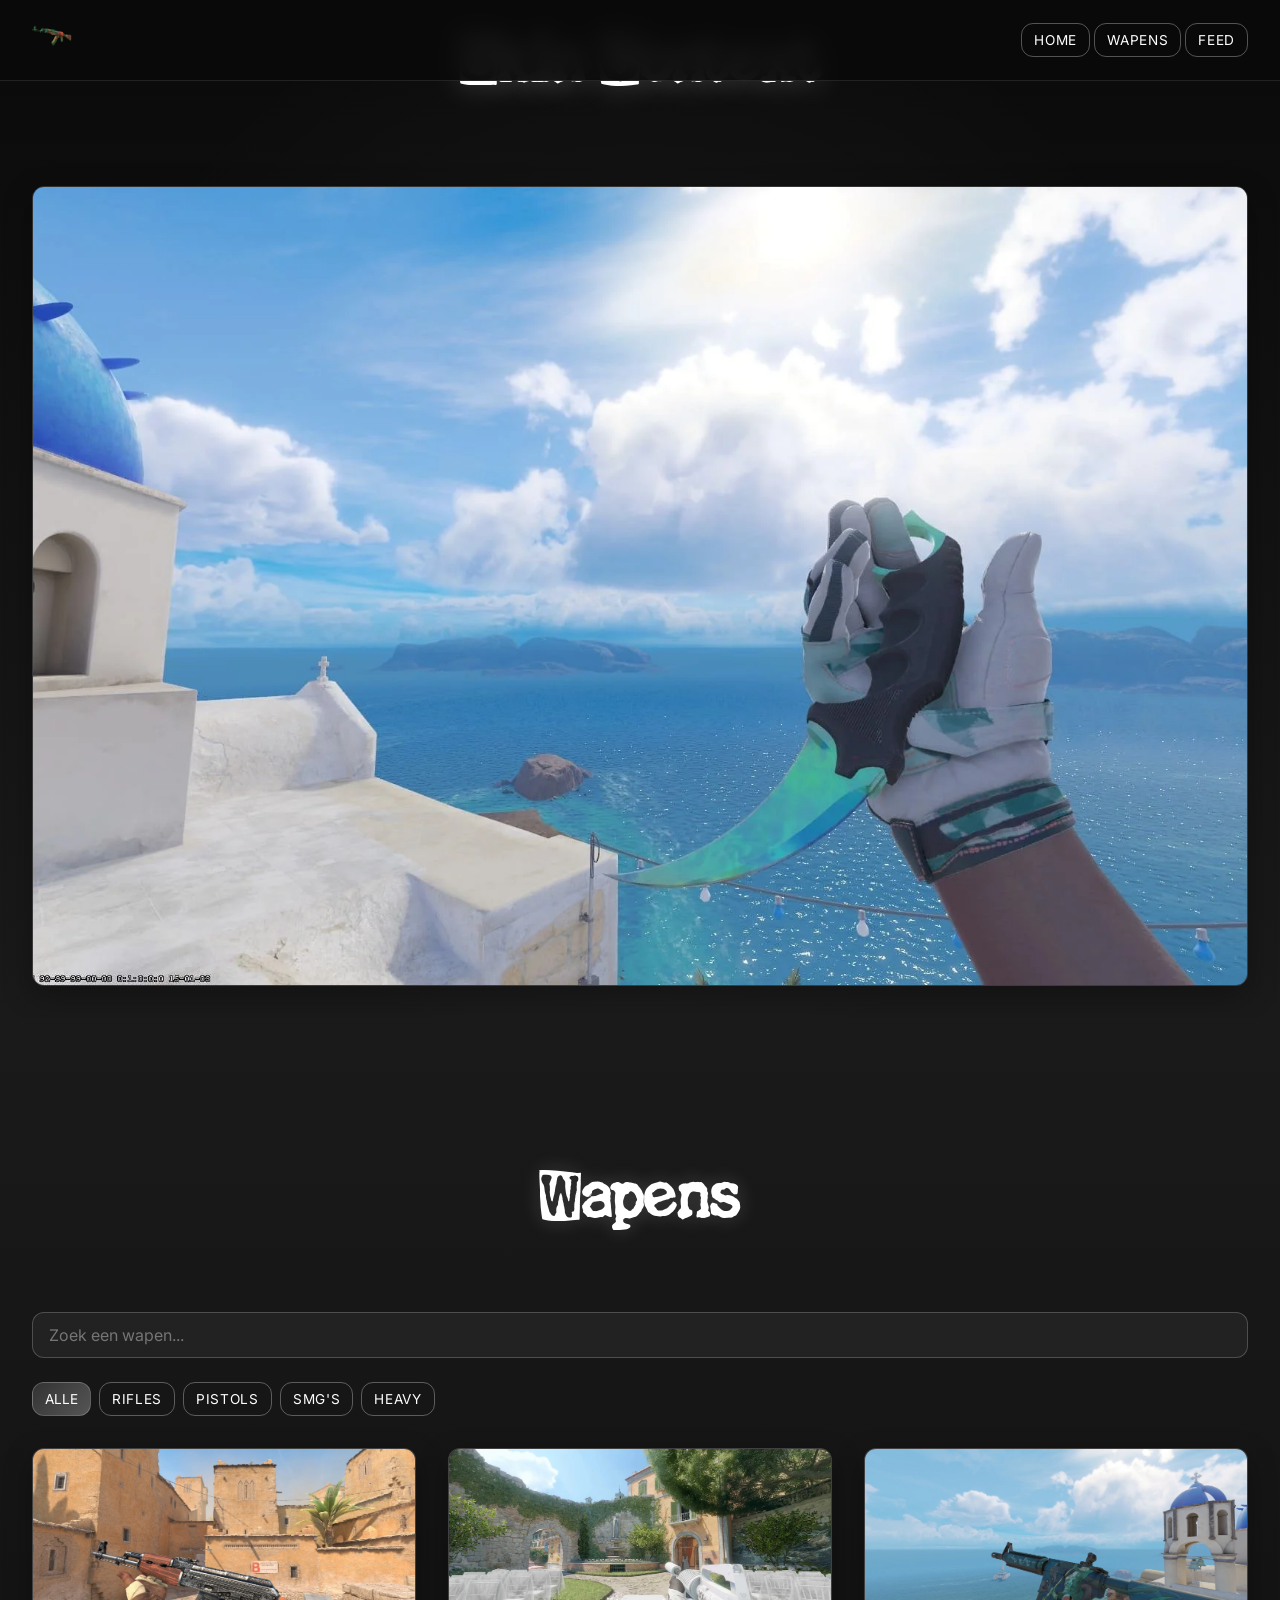
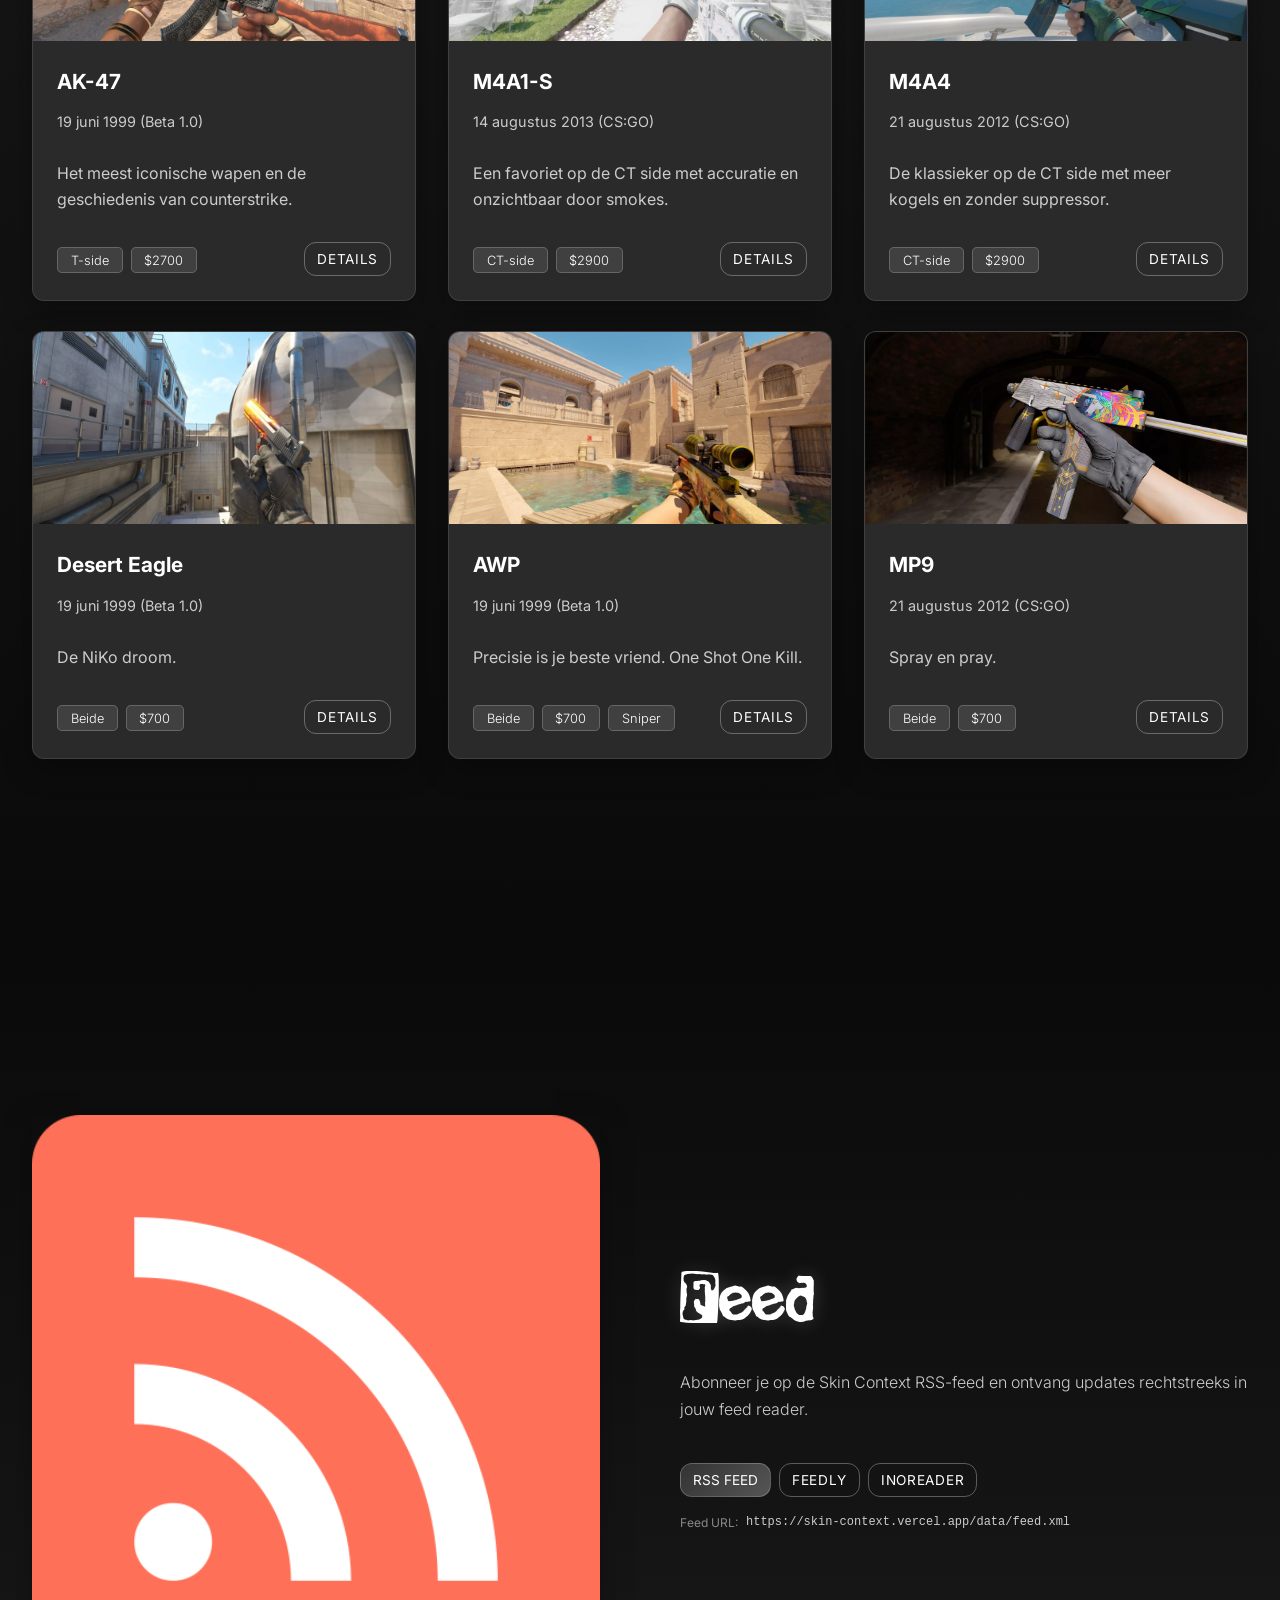
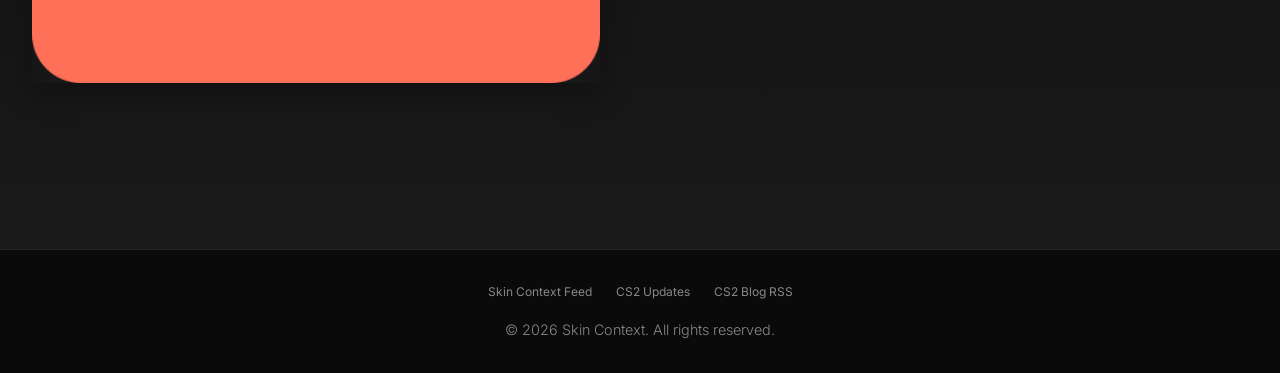
<file: index.html>
<!DOCTYPE html>
<html lang="en">
<head>
    <meta charset="UTF-8">
    <meta name="viewport" content="width=device-width, initial-scale=1.0">
    <title>Skin Context</title>
    <meta name="description" content="Ontdek de echte historiek van CS2-wapens via Wikidata, bekijk 3D-modellen en volg prijzen.">
    <link rel="icon" href="img/logo.png" type="image/png">
    <link rel="manifest" href="/manifest.json">
    <meta name="theme-color" content="#0a0a0a">
    <link rel="stylesheet" href="css/style.css">
    <link href="https://fonts.googleapis.com/css2?family=Inter:wght@300;400;500&display=swap" rel="stylesheet">
    <link rel="alternate" type="application/rss+xml" title="Skin Context RSS Feed" href="https://skin-context.vercel.app/data/feed.xml">
    <script src="https://cdnjs.cloudflare.com/ajax/libs/gsap/3.12.5/gsap.min.js"></script>
    <script src="script/sw-register.js"></script>
    <script type="module" src="script/ui.js"></script>
    <script type="module" src="script/script.js"></script>
</head>
<body>
    <a href="#main-content" class="skip-link">Skip to main content</a>
    
    <header>
        <nav class="navbar" aria-label="Hoofdnavigatie">
            <div class="nav-container">
                <div class="nav-logo">
                    <img src="img/logo.png" alt="Skin Context logo" class="logo-img" draggable="false">
                </div>
                <div class="nav-items">
                    <a href="#hero"><action-knop variant="outline">Home</action-knop></a>
                    <a href="#wapens-section"><action-knop variant="outline">Wapens</action-knop></a>
                    <a href="#feed"><action-knop variant="outline">Feed</action-knop></a>
                </div>
            </div>
        </nav>
    </header>
    <main id="main-content" class="main">
        <section id="hero" class="hero">
            <div class="hero-content">
                <h1 class="hero-title">Skin Context</h1>
            </div>
            <a href="#wapens-section" class="hero-arrow" aria-label="Ga naar wapens">
                <img src="img/arrow.png" alt="Pijl naar beneden" class="arrow-img" draggable="false">
            </a>
            <div class="slideshow-container" aria-label="Image gallery">
                <div class="slideshow-wrapper" role="region" aria-label="Image slideshow" aria-live="polite">
                    <div class="slide active">
                        <img src="img/slideshow_3.jpg" alt="Artwork showcasing purity in chaos - abstract composition with flowing forms" draggable="false">
                    </div>
                    <div class="slide">
                        <img src="img/slideshow_2.jpg" alt="Contemporary art piece exploring the balance between order and disorder" draggable="false">
                    </div>
                    <div class="slide">
                        <img src="img/slideshow_1.jpg" alt="Modern artistic expression of purity emerging from chaotic elements" draggable="false">
                    </div>
                    <div class="slide">
                        <img src="img/slideshow_4.jpg" alt="Abstract artwork representing the harmony found within complexity" draggable="false">
                    </div>
                </div>
            </div>
        </section>
        <section id="wapens-section" class="wapens-section">
            <div class="wapens-container">
                <div class="wapens-header">
                    <h2 class="wapens-title">Wapens</h2>
                </div>
                <div class="wapens-search">
                    <label for="zoek-wapens" class="sr-only">Zoek wapen</label>
                    <input type="search" id="zoek-wapens" placeholder="Zoek een wapen..." autocomplete="off">
                </div>
                <div class="wapen-filter" id="wapen-filter">
                    <action-knop class="filter-btn actief" data-filter="alle" variant="filled">Alle</action-knop>
                    <action-knop class="filter-btn" data-filter="rifles" variant="outline">Rifles</action-knop>
                    <action-knop class="filter-btn" data-filter="pistols" variant="outline">Pistols</action-knop>
                    <action-knop class="filter-btn" data-filter="smgs" variant="outline">SMG's</action-knop>
                    <action-knop class="filter-btn" data-filter="heavy" variant="outline">Heavy</action-knop>
                </div>

                <div class="wapen-grid" id="wapen-grid">
                    <ui-kaart
                        titel="AK-47"
                        beschrijving="Het meest iconische wapen en de geschiedenis van counterstrike."
                        afbeelding="img/wapens/ak-47.jpg"
                        categorie="rifles"
                        datum="19 juni 1999 (Beta 1.0)"
                        tags="T-side,$2700"
                        detail-url="detail.html#ak47"
                        knop-tekst="Details">
                    </ui-kaart>

                    <ui-kaart
                        titel="M4A1-S"
                        beschrijving="Een favoriet op de CT side met accuratie en onzichtbaar door smokes."
                        afbeelding="img/wapens/m4a1-s.jpg"
                        categorie="rifles"
                        datum="14 augustus 2013 (CS:GO)"
                        tags="CT-side,$2900"
                        detail-url="detail.html#m4a1s"
                        knop-tekst="Details">
                    </ui-kaart>

                    <ui-kaart
                        titel="M4A4"
                        beschrijving="De klassieker op de CT side met meer kogels en zonder suppressor."
                        afbeelding="img/wapens/m4a4.jpg"
                        categorie="rifles"
                        datum="21 augustus 2012 (CS:GO)"
                        tags="CT-side,$2900"
                        detail-url="detail.html#m4a4"
                        knop-tekst="Details">
                    </ui-kaart>

                    <ui-kaart
                        titel="Desert Eagle"
                        beschrijving="De NiKo droom."
                        afbeelding="img/wapens/deagle.jpg"
                        categorie="pistols"
                        datum="19 juni 1999 (Beta 1.0)"
                        tags="Beide,$700"
                        detail-url="detail.html#deagle"
                        knop-tekst="Details">
                    </ui-kaart>

                    <ui-kaart
                        titel="AWP"
                        beschrijving="Precisie is je beste vriend. One Shot One Kill."
                        afbeelding="img/wapens/awp.jpg"
                        categorie="rifles"
                        datum="19 juni 1999 (Beta 1.0)"
                        tags="Beide,$700,Sniper"
                        detail-url="detail.html#awp"
                        knop-tekst="Details">
                    </ui-kaart>

                    <ui-kaart
                        titel="MP9"
                        beschrijving="Spray en pray."
                        afbeelding="img/wapens/mp9.jpg"
                        categorie="smgs"
                        datum="21 augustus 2012 (CS:GO)"
                        tags="Beide,$700"
                        detail-url="detail.html#mp9"
                        knop-tekst="Details">
                    </ui-kaart>
                </div>

                <p class="geen-resultaten" id="geen-resultaten-wapens" hidden>Geen wapens gevonden.</p>
            </div>
        </section>
    </main>

    <section id="feed" class="feed-section">
        <div class="feed-container">
            <div class="feed-content">
                <div class="feed-image">
                    <img src="img/feed.png" alt="Skin Context feed illustratie" class="feed-photo" draggable="false">
                </div>
                <div class="feed-text">
                    <h2 class="feed-title">Feed</h2>
                    <div class="feed-description">
                        <p>Abonneer je op de Skin Context RSS-feed en ontvang updates rechtstreeks in jouw feed reader.</p>
                    </div>
                    <div class="rss-knoppen">
                        <a href="/data/feed.xml" type="application/rss+xml" aria-label="Abonneer via RSS"><action-knop>RSS Feed</action-knop></a>
                        <a href="https://feedly.com/i/subscription/feed/https%3A%2F%2Fskin-context.vercel.app%2Fdata%2Ffeed.xml" target="_blank" rel="noopener"><action-knop variant="outline">Feedly</action-knop></a>
                        <a href="https://www.inoreader.com/?add_feed=https%3A%2F%2Fskin-context.vercel.app%2Fdata%2Ffeed.xml" target="_blank" rel="noopener"><action-knop variant="outline">Inoreader</action-knop></a>
                    </div>
                    <p class="rss-url">
                        <span>Feed URL:</span>
                        <code>https://skin-context.vercel.app/data/feed.xml</code>
                    </p>
                </div>
            </div>
        </div>
    </section>

    <a href="https://skin-context.vercel.app/detail.html#ak47" hidden>test webmention ak47</a>
    <footer>
        <div class="footer-content h-card">
            <a class="u-url p-name" href="https://skin-context.vercel.app" hidden>Skin Context</a>
            <nav class="footer-feeds" aria-label="Gerelateerde feeds">
                <a href="/data/feed.xml" type="application/rss+xml" class="footer-feed-link">Skin Context Feed</a>
                <a href="https://www.counter-strike.net/news/updates" target="_blank" rel="noopener" class="footer-feed-link">CS2 Updates</a>
                <a href="https://blog.counter-strike.net/index.php/feed/" target="_blank" rel="noopener" class="footer-feed-link">CS2 Blog RSS</a>
            </nav>
            <p>&copy; 2026 Skin Context. All rights reserved.</p>
        </div>
    </footer>
</body>
</html>
</file>
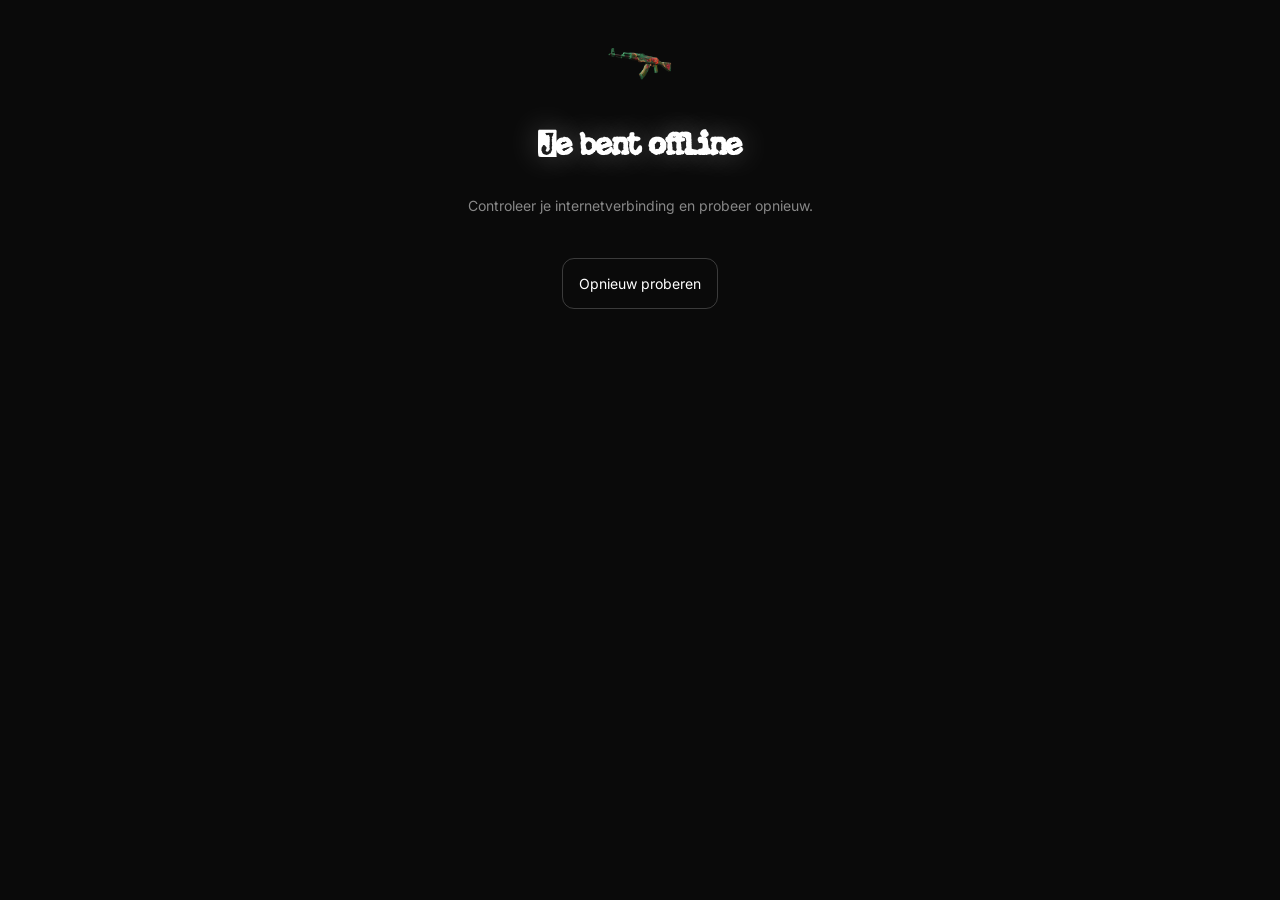
<file: offline.html>
<!DOCTYPE html>
<html lang="nl">
<head>
    <meta charset="UTF-8">
    <meta name="viewport" content="width=device-width, initial-scale=1.0">
    <title>Offline — Skin Context</title>
    <link rel="icon" href="img/logo.png" type="image/png">
    <link rel="stylesheet" href="css/style.css">
    <link href="https://fonts.googleapis.com/css2?family=Inter:wght@300;400;500&display=swap" rel="stylesheet">
</head>
<body>
    <div class="offline-pagina">
        <img src="img/logo.png" alt="Skin Context logo">
        <h1 class="offline-titel">Je bent offline</h1>
        <p class="offline-tekst">Controleer je internetverbinding en probeer opnieuw.</p>
        <button class="offline-knop" onclick="window.location.reload()">Opnieuw proberen</button>
    </div>
</body>
</html>
</file>
<file: css/style.css>
@font-face {
    font-family: 'Paper';
    src: url('../fonts/WhiteSquareRedYesBlackEightPingpong-Pingpong.ttf') format('truetype');
}

@font-face {
    font-family: 'Machine';
    src: url('../fonts/La Machine Company.ttf') format('truetype');
}

:root {
    --kleur-bg: #0a0a0a;
    --kleur-bg-alt: #1a1a1a;
    --kleur-overlay: rgba(0, 0, 0, 0.85);
    --kleur-text: #ffffff;
    --kleur-text-alt: #cccccc;
    --kleur-text-muted: #888888;
    --kleur-accent-1: rgba(255, 255, 255, 0.1);
    --kleur-accent-2: rgba(255, 255, 255, 0.2);
    --kleur-accent-3: rgba(0, 0, 0, 0.5);
    --kleur-border: rgba(255, 255, 255, 0.2);
    --kleur-fb: #1877f2;
    --kleur-ig: #e4405f;
    
    --sp-xs: 0.25rem;
    --sp-sm: 0.5rem;
    --sp-md: 1rem;
    --sp-lg: 1.5rem;
    --sp-xl: 2rem;
    --sp-2xl: 3rem;
    --sp-3xl: 4rem;
    --sp-4xl: 5rem;
    --sp-5xl: 8rem;
    
    --radius-sm: 0.25rem;
    --radius-md: 0.75rem;
    --radius-lg: 1rem;
    --border: 1px;
    --border-lg: 2px;
    
    --text-xs: 0.75rem;
    --text-sm: 0.875rem;
    --text-base: 1rem;
    --text-lg: 1.125rem;
    --text-xl: 1.25rem;
    --text-2xl: 1.5rem;
    --text-3xl: 2rem;
    --text-4xl: 2.5rem;
    --text-5xl: 4rem;
    
    --shadow-sm: 0 0.625rem 1.875rem rgba(0, 0, 0, 0.3);
    --shadow-md: 0 1.25rem 2.5rem rgba(0, 0, 0, 0.3);
    --shadow-lg: 0 1.5625rem 3.125rem rgba(0, 0, 0, 0.5);
    --shadow-xl: 0 2.5rem 5rem rgba(0, 0, 0, 0.4);
    
    --trans-snel: 0.3s ease;
    --trans-norm: 0.4s cubic-bezier(0.4, 0, 0.2, 1);
    --trans-lang: 0.6s ease;
    --trans-xlang: 0.8s cubic-bezier(0.4, 0, 0.2, 1);
    --trans-fade: 2s ease-in-out;
}

* {
    margin: 0;
    padding: 0;
    box-sizing: border-box;
}
html {
    scroll-behavior: smooth;
}

body {
    font-family: 'Inter', sans-serif;
    background-color: var(--kleur-bg);
    color: var(--kleur-text);
    font-size: var(--text-base);
    line-height: 1.6;
}

.main {
    background: linear-gradient(to bottom, var(--kleur-bg-alt), var(--kleur-bg));
}

.skip-link {
    position: absolute;
    top: -2.5rem;
    left: 0.375rem;
    background: #000000;
    color: var(--kleur-text);
    padding: var(--sp-sm);
    text-decoration: none;
    z-index: 10000;
    font-size: var(--text-sm);
    font-weight: 500;
    transition: top var(--trans-snel);
}

.skip-link:focus {
    top: 0.375rem;
}

header {
    position: fixed;
    top: 0;
    left: 0;
    width: 100%;
    z-index: 1000;
}

.navbar {
    background-color: rgba(10, 10, 10, 0.95);
    backdrop-filter: blur(10px);
    padding: var(--sp-md) 0;
    border-bottom: var(--border) solid rgba(255, 255, 255, 0.1);
}

.nav-container {
    width: 100%;
    padding: 0 var(--sp-xl);
    display: flex;
    justify-content: space-between;
    align-items: center;
}

.nav-logo .logo-img {
    height: 2.5rem;
    width: auto;
}

.nav-items {
    display: flex;
    align-items: center;
    gap: var(--sp-xs);
}

.hero {
    min-height: 100vh;
    display: flex;
    flex-direction: column;
    align-items: center;
    justify-content: center;
    text-align: center;
    background: linear-gradient(to bottom, var(--kleur-bg), var(--kleur-bg-alt));
    position: relative;
    overflow: hidden;
    transition: all 0.8s ease;
    padding: var(--sp-xl);
}

.hero::before {
    content: '';
    position: absolute;
    top: 0;
    left: 0;
    right: 0;
    bottom: 0;
    background: radial-gradient(circle at center, rgba(255, 255, 255, 0.05) 0%, transparent 70%);
    pointer-events: none;
}

.hero-content {
    z-index: 2;
    position: relative;
    margin-bottom: var(--sp-3xl);
}

.hero-arrow {
    position: absolute;
    bottom: 1.5rem;
    width: 2rem;
    height: 2rem;
    display: flex;
    justify-content: center;
    cursor: pointer;
}

.arrow-img {
    width: 1.25rem;
    height: 1.25rem;
    display: block;
    object-fit: contain;
    opacity: 0.6;
}

.hero-title {
    font-family: 'Machine', monospace;
    font-size: clamp(2rem, 5vw, 4rem);
    font-weight: normal;
    color: var(--kleur-text);
    text-shadow: 0 0 1.875rem rgba(255, 255, 255, 0.3);
    letter-spacing: -0.02em;
    line-height: 0.9;
    margin-bottom: var(--sp-xl);
}

.hero .slideshow-container {
    position: relative;
    width: 100%;
    max-width: 80rem;
    height: 50rem;
    margin: 0 auto;
    overflow: hidden;
    box-shadow: var(--shadow-sm);
    border: var(--border) solid rgba(255, 255, 255, 0.15);
    border-radius: var(--radius-md);
    transition: all var(--trans-snel);
    z-index: 2;
}

.hero .slideshow-container:hover {
    border-color: rgba(255, 255, 255, 0.25);
    box-shadow: 0 1.5rem 3rem rgba(0, 0, 0, 0.5);
}

.slideshow-wrapper {
    position: relative;
    width: 100%;
    height: 100%;
}

.slide {
    position: absolute;
    top: 0;
    left: 0;
    width: 100%;
    height: 100%;
    opacity: 0;
    cursor: pointer;
}

.slide img {
    width: 100%;
    height: 100%;
    object-fit: cover;
    display: block;
    transition: transform var(--trans-snel);
}

.slide:hover img {
    transform: none;
}

@media (max-width: 768px) {
    .nav-container {
        padding: 0 var(--sp-md);
        margin-bottom: var(--sp-md);
    }
    
    .hero {
        padding: var(--sp-md);
    }
    
    .hero-title {
        font-size: clamp(1.8rem, 8vw, 3.5rem);
        margin-bottom: var(--sp-lg);
    }
    
    .hero-content {
        margin-bottom: var(--sp-xl);
    }

    .hero .slideshow-container {
        max-width: 100%;
        height: 35rem;
    }
}

@media (max-width: 480px) {
    .nav-logo .logo-img {
        height: 2.1875rem;
    }
    
    .hero {
        padding: 0.5rem;
    }
    
    .hero-content {
        margin-bottom: var(--sp-lg);
    }
    
    .hero .slideshow-container {
        height: 25rem;
    }
}

.wapens-section {
    min-height: 100vh;
    background: linear-gradient(to bottom, var(--kleur-bg-alt), var(--kleur-bg));
    padding: var(--sp-5xl) var(--sp-xl) var(--sp-5xl) var(--sp-xl);
    display: flex;
    align-items: center;
    justify-content: center;
    scroll-snap-align: start;
    position: relative;
    transition: all 0.8s ease;
}

.wapens-container {
    max-width: 80rem;
    width: 100%;
    margin: 0 auto;
}

.sr-only {
    position: absolute;
    width: 1px;
    height: 1px;
    padding: 0;
    margin: -1px;
    overflow: hidden;
    clip: rect(0, 0, 0, 0);
    white-space: nowrap;
    border: 0;
}

.wapens-header {
    text-align: center;
    margin-bottom: var(--sp-3xl);
}

.wapens-title {
    font-family: 'Machine', monospace;
    font-size: clamp(2.5rem, 6vw, 4rem);
    font-weight: normal;
    color: var(--kleur-text);
    margin-bottom: var(--sp-md);
    text-shadow: 0 0 1.25rem rgba(255, 255, 255, 0.2);
}


.wapen-grid,
.skins-grid {
    display: grid;
    grid-template-columns: repeat(auto-fit, minmax(22rem, 1fr));
    gap: var(--sp-xl);
}

.wapen-grid { margin-bottom: var(--sp-3xl); }
.skins-grid { margin-bottom: var(--sp-xl); }

.wapens-search {
    margin-bottom: var(--sp-lg);
}

.wapens-search input {
    width: 100%;
    padding: 0.75rem var(--sp-md);
    background: rgba(255, 255, 255, 0.05);
    border: var(--border) solid rgba(255, 255, 255, 0.2);
    color: var(--kleur-text);
    font-family: 'Inter', sans-serif;
    font-size: 1rem;
    border-radius: var(--radius-md);
    outline: none;
}

.wapen-filter {
    display: flex;
    flex-wrap: wrap;
    gap: var(--sp-sm);
    margin-bottom: var(--sp-xl);
}

.geen-resultaten {
    color: var(--kleur-text-alt);
    font-size: 0.95rem;
}

@media (max-width: 1024px) {
    .wapens-section {
        padding: 7rem 2rem 7rem 2rem;
    }

    .wapen-grid, .skins-grid { gap: 1.5rem; grid-template-columns: repeat(auto-fit, minmax(18rem, 1fr)); }
}

@media (max-width: 768px) {
    .wapens-section {
        padding: 6rem 1rem 6rem 1rem;
    }

    .wapen-grid, .skins-grid { grid-template-columns: 1fr; }
}

.feed-section {
    min-height: 100vh;
    background: linear-gradient(to bottom, var(--kleur-bg), var(--kleur-bg-alt));
    padding: var(--sp-5xl) var(--sp-xl);
    display: flex;
    align-items: center;
    justify-content: center;
    scroll-snap-align: start;
    position: relative;
    transition: all 0.8s ease;
}

.feed-container {
    max-width: 80rem;
    width: 100%;
    margin: 0 auto;
}

.feed-content {
    display: grid;
    grid-template-columns: 1fr 1fr;
    gap: var(--sp-4xl);
    align-items: center;
}

.feed-image {
    position: relative;
    overflow: hidden;
    box-shadow: var(--shadow-sm);
    transition: all var(--trans-snel);
}

.feed-image:hover {
    box-shadow: 0 1.5625rem 3.125rem rgba(0, 0, 0, 0.4);
}

.feed-photo {
    width: 100%;
    height: auto;
    display: block;
    object-fit: cover;
}

.feed-text {
    padding: var(--sp-xl) 0;
}

.feed-title {
    font-family: 'Machine', monospace;
    font-size: clamp(2.5rem, 5vw, 4rem);
    font-weight: normal;
    color: var(--kleur-text);
    margin-bottom: var(--sp-xl);
    text-shadow: 0 0 1.25rem rgba(255, 255, 255, 0.2);
    line-height: 1.1;
}

.feed-description {
    margin-bottom: 2.5rem;
}

.feed-description p {
    font-size: var(--text-base);
    color: var(--kleur-text-alt);
    line-height: 1.7;
    margin-bottom: var(--sp-lg);
    font-weight: 300;
}

@media (max-width: 1024px) {
    .feed-section {
        padding: var(--sp-5xl) var(--sp-xl);
    }
    
    .feed-content {
        gap: var(--sp-3xl);
    }
}

@media (max-width: 768px) {
    .feed-section {
        padding: var(--sp-5xl) var(--sp-md);
    }
    
    .feed-content {
        grid-template-columns: 1fr;
        gap: var(--sp-xl);
        text-align: center;
    }
    
    .feed-text {
        padding: var(--sp-md) 0;
    }
    
    .feed-title {
        font-size: clamp(2rem, 8vw, 3rem);
    }
    
    .feed-description p {
        font-size: 0.95rem;
    }
}

@media (max-width: 480px) {
    .feed-section {
        padding: var(--sp-4xl) var(--sp-md);
    }
    
    .feed-content {
        gap: var(--sp-lg);
    }
    
    .feed-text {
        padding: 0.5rem 0;
    }
    
    .feed-description {
        margin-bottom: var(--sp-xl);
    }
    
}

.rss-knoppen {
    display: flex;
    flex-wrap: wrap;
    gap: var(--sp-sm);
    margin-bottom: var(--sp-md);
}



.rss-url {
    font-size: var(--text-xs);
    color: var(--kleur-text-muted);
    display: flex;
    align-items: center;
    gap: var(--sp-sm);
    flex-wrap: wrap;
}

.rss-url code {
    color: var(--kleur-text-alt);
    font-family: monospace;
}

.footer-feeds {
    display: flex;
    justify-content: center;
    flex-wrap: wrap;
    gap: var(--sp-lg);
    margin-bottom: var(--sp-md);
}

.footer-feed-link {
    display: inline-block;
    font-size: var(--text-xs);
    color: var(--kleur-text-muted);
    text-decoration: none;
    transition: color var(--trans-snel);
}

.footer-feed-link:hover { color: var(--kleur-text-alt); }

footer {
    background-color: var(--kleur-bg);
    border-top: var(--border) solid rgba(255, 255, 255, 0.1);
    padding: var(--sp-xl) 0;
    text-align: center;
}

.footer-content {
    max-width: 80rem;
    margin: 0 auto;
    padding: 0 var(--sp-xl);
}

.footer-content p {
    color: var(--kleur-text-muted);
    font-size: 0.9rem;
    font-weight: 300;
    margin: 0;
}

@media (max-width: 768px) {
    footer {
        padding: var(--sp-lg) 0;
    }
    
    .footer-content {
        padding: 0 var(--sp-md);
    }
    
    .footer-content p {
        font-size: 0.8rem;
    }
}

#viewer-3d,
.viewer-3d {
    width: 100%;
    min-height: 70vh;
}


.viewer-controls {
    display: flex;
    justify-content: left;
    align-items: center;
    margin: var(--sp-md);
}

#bg-select {
    background-color: #1a1a1a;
    border: var(--border) solid rgba(255, 255, 255, 0.2);
    border-radius: var(--radius-md);
    font-family: 'Inter', sans-serif;
    font-size: var(--text-sm);
    padding: var(--sp-sm);
    cursor: pointer;
    color: white;
}

.licentie {
    padding: var(--sp-sm) var(--sp-md);
    margin: var(--sp-md);
    border: var(--border) solid rgba(255, 255, 255, 0.1);
    border-radius: var(--radius-md);
    display: inline-block;
}

.licentie p {
    font-size: var(--text-xs);
    color: var(--kleur-text-muted);
    font-weight: 300;
}

.licentie a {
    color: var(--kleur-text-alt);
    text-decoration: none;
    transition: color var(--trans-snel);
}

.licentie a:hover {
    color: var(--kleur-text);
}

.wapen-info { padding: var(--sp-xl); max-width: 60rem; margin: 0 auto var(--sp-3xl); }

.wapen-kaart {
    display: grid; grid-template-columns: 16rem 1fr; gap: var(--sp-xl);
    background: var(--kleur-bg-alt); border: var(--border) solid var(--kleur-border);
    border-radius: var(--radius-lg); padding: var(--sp-xl); box-shadow: var(--shadow-lg);
}

.wapen-foto {
    background: linear-gradient(160deg, rgba(255,255,255,0.05) 0%, rgba(255,255,255,0.02) 100%);
    border: var(--border) solid var(--kleur-border);
    border-radius: var(--radius-md);
    min-height: 18rem;
    display: flex;
    align-items: center;
    justify-content: center;
    overflow: hidden;
}

.wapen-video {
    width: 100%;
    height: 100%;
    object-fit: contain;
    display: block;
    padding: var(--sp-md);
}

.wapen-foto-inhoud {
    display: flex;
    flex-direction: column;
    align-items: center;
    gap: var(--sp-sm);
    padding: var(--sp-lg);
    text-align: center;
}

.wapen-foto-naam {
    font-family: 'Machine', monospace;
    font-size: var(--text-2xl);
    color: rgba(255, 255, 255, 0.6);
    letter-spacing: 0.05em;
    writing-mode: vertical-rl;
    text-orientation: mixed;
    text-shadow: 0 0 2rem rgba(255, 255, 255, 0.2);
}

.wapen-foto-type {
    font-size: var(--text-xs);
    color: var(--kleur-text-muted);
    text-transform: uppercase;
    letter-spacing: 0.12em;
    writing-mode: vertical-rl;
}

.wapen-naam {
    font-family: 'Machine', monospace;
    font-size: var(--text-3xl);
    font-weight: normal;
    margin-bottom: var(--sp-lg);
    letter-spacing: 0.02em;
    text-shadow: 0 0 1.875rem rgba(255, 255, 255, 0.3);
}

.wapen-wikidata {
    display: inline-block;
    font-size: var(--text-xs);
    color: var(--kleur-text-muted);
    text-decoration: none;
    margin-bottom: var(--sp-md);
    transition: color var(--trans-snel);
}
.wapen-wikidata:hover { color: var(--kleur-text-alt); }

.wapen-kaart .wapen-grid {
    grid-template-columns: repeat(3, 1fr);
}

@media (max-width: 50rem) {
    .wapen-kaart { grid-template-columns: 1fr; }
}

.skins {
    max-width: 60rem;
    margin: 0 auto var(--sp-3xl);
    padding: 0 var(--sp-xl);
    border-top: var(--border) solid rgba(255, 255, 255, 0.1);
    padding-top: var(--sp-3xl);
}

.skins-title {
    font-family: 'Machine', monospace;
    font-size: var(--text-3xl);
    font-weight: normal;
    margin-bottom: var(--sp-lg);
    letter-spacing: 0.02em;
}


#skin-overlay {
    position: fixed;
    inset: 0;
    background: rgba(0,0,0,0.7);
    z-index: 2000;
}

#skin-modal {
    position: fixed;
    top: 50%;
    left: 50%;
    transform: translate(-50%, -50%);
    background: #1a1a1a;
    border: var(--border) solid rgba(255,255,255,0.15);
    border-radius: var(--radius-lg);
    padding: var(--sp-xl);
    z-index: 2001;
    width: min(90vw, 38rem);
}

#modal-sluiten {
    position: absolute;
    top: var(--sp-md);
    right: var(--sp-md);
    background: none;
    border: none;
    color: var(--kleur-text-muted);
    font-size: var(--text-lg);
    cursor: pointer;
    line-height: 1;
    transition: color var(--trans-snel);
}

#modal-sluiten:hover { color: var(--kleur-text); }

#modal-inhoud h3 {
    font-family: 'Machine', monospace;
    font-weight: normal;
    font-size: var(--text-2xl);
    margin-bottom: var(--sp-lg);
    padding-right: var(--sp-xl);
}

.geen-data {
    color: var(--kleur-text-muted);
    font-size: var(--text-sm);
}

.webmention {
    max-width: 60rem;
    margin: 0 auto var(--sp-3xl);
    padding: var(--sp-xl);
    background: var(--kleur-bg-alt);
    border: var(--border) solid var(--kleur-border);
    border-radius: var(--radius-lg);
    box-shadow: var(--shadow-sm);
}

.wm-title {
    font-family: 'Machine', monospace;
    font-size: var(--text-xl);
    font-weight: normal;
    margin-bottom: var(--sp-lg);
    letter-spacing: 0.02em;
}

.wm-teller {
    font-size: var(--text-sm);
    color: var(--kleur-text-alt);
    margin-bottom: var(--sp-xl);
}

.wm-formulier { display: flex; flex-direction: column; gap: var(--sp-sm); }

.wm-invoer {
    display: flex;
    gap: var(--sp-sm);
    align-items: center;
    flex-wrap: wrap;
}

.wm-invoer input {
    flex: 1;
    min-width: 0;
    padding: var(--sp-sm) var(--sp-md);
    background: rgba(255,255,255,0.05);
    border: var(--border) solid var(--kleur-border);
    border-radius: var(--radius-md);
    color: var(--kleur-text);
    font-family: 'Inter', sans-serif;
    font-size: var(--text-sm);
    outline: none;
    transition: border-color var(--trans-snel);
}

.wm-invoer input:focus { border-color: rgba(255,255,255,0.4); }

.offline-pagina {
    display: flex;
    flex-direction: column;
    align-items: center;
    justify-content: center;
    gap: var(--sp-lg);
    text-align: center;
    padding: var(--sp-xl);
}

.offline-pagina img {
    height: 4rem;
}

.offline-titel {
    font-family: 'Machine', monospace;
    font-size: var(--text-3xl);
    text-shadow: 0 0 1.875rem rgba(255, 255, 255, 0.3);
}

.offline-tekst {
    color: var(--kleur-text-muted);
    font-size: var(--text-sm);
}

.offline-knop {
    margin-top: var(--sp-md);
    padding: var(--sp-md);
    background: transparent;
    border: 0.06rem solid var(--kleur-border);
    border-radius: var(--radius-md);
    color: var(--kleur-text);
    cursor: pointer;
    font-family: 'Inter', sans-serif;
    font-size: var(--text-sm);
    transition: background var(--trans-snel);
}

#update-banner {
    position: fixed;
    bottom: var(--sp-lg);
    left: 50%;
    transform: translateX(-50%);
    display: flex;
    align-items: center;
    gap: var(--sp-md);
    background: #2a2a2a;
    border: 0.06rem solid rgba(255, 255, 255, 0.2);
    border-radius: var(--radius-md);
    padding: var(--sp-sm) var(--sp-lg);
    font-size: var(--text-sm);
    color: var(--kleur-text);
    box-shadow: 0 0.5rem 2rem rgba(0, 0, 0, 0.6);
    z-index: 9999;
}

#update-knop {
    background: rgba(255, 255, 255, 0.15);
    border: 0.06rem solid rgba(255, 255, 255, 0.3);
    border-radius: var(--radius-sm);
    color: var(--kleur-text);
    cursor: pointer;
    font-size: var(--text-sm);
    font-family: 'Inter', sans-serif;
    padding: var(--sp-xs) var(--sp-md);
    transition: opacity var(--trans-snel);
}

#update-knop:hover {
    opacity: 0.85;
}
</file>
